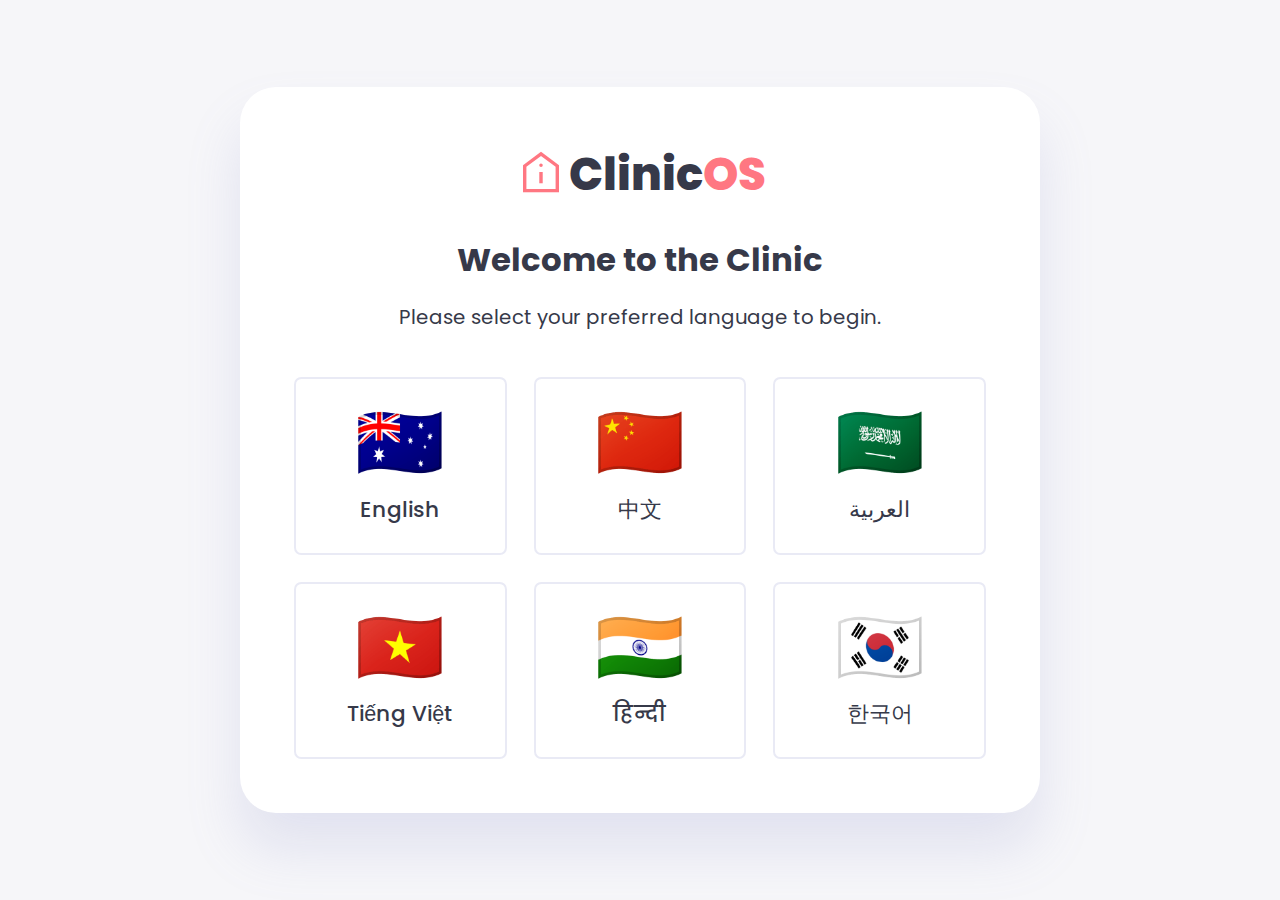
<file: patient-kiosk/index.html>
<!-- The Language Screen (start) -->
<!DOCTYPE html>
<html lang="en">
<head>
    <link href="https://fonts.googleapis.com/icon?family=Material+Symbols+Sharp" rel="stylesheet">
    <link rel="stylesheet" href="https://fonts.googleapis.com/css2?family=Material+Symbols+Outlined:opsz,wght,FILL,GRAD@20..48,100..700,0..1,-50..200&icon_names=arrow_drop_down_circle" />
    <meta charset="UTF-8">
    <meta name="viewport" content="width=device-width, initial-scale=1.0">
    <title>Welcome - ClinicOS Kiosk</title>
    <link rel="stylesheet" href="kiosk-style.css">
</head>
<body>
    <div class="kiosk-container">
        <div class="kiosk-header">
            <span class="material-symbols-sharp danger icon">help_clinic</span>
            <h1>Clinic<span class="danger">OS</span></h1>
        </div>
        <h2>Welcome to the Clinic</h2>
        <p>Please select your preferred language to begin.</p>
        
        <div class="language-grid">
            <!-- Row 1 -->
            <a href="id-check-screen.html" class="language-btn">
                <span class="flag-icon">🇦🇺</span>
                <h3>English</h3>
            </a>
            <a href="id-check-screen.html" class="language-btn">
                <span class="flag-icon">🇨🇳</span>
                <h3>中文</h3>
            </a>
            <a href="id-check-screen.html" class="language-btn">
                <span class="flag-icon">🇸🇦</span>
                <h3>العربية</h3>
            </a>
            
            <!-- Row 2 -->
            <a href="id-check-screen.html" class="language-btn">
                <span class="flag-icon">🇻🇳</span>
                <h3>Tiếng Việt</h3>
            </a>
            <a href="id-check-screen.html" class="language-btn">
                <span class="flag-icon">🇮🇳</span>
                <h3>हिन्दी</h3>
            </a>
            <a href="id-check-screen.html" class="language-btn">
                <span class="flag-icon">🇰🇷</span>
                <h3>한국어</h3>
            </a>
        </div>
    </div>
</body>
</html>
</file>
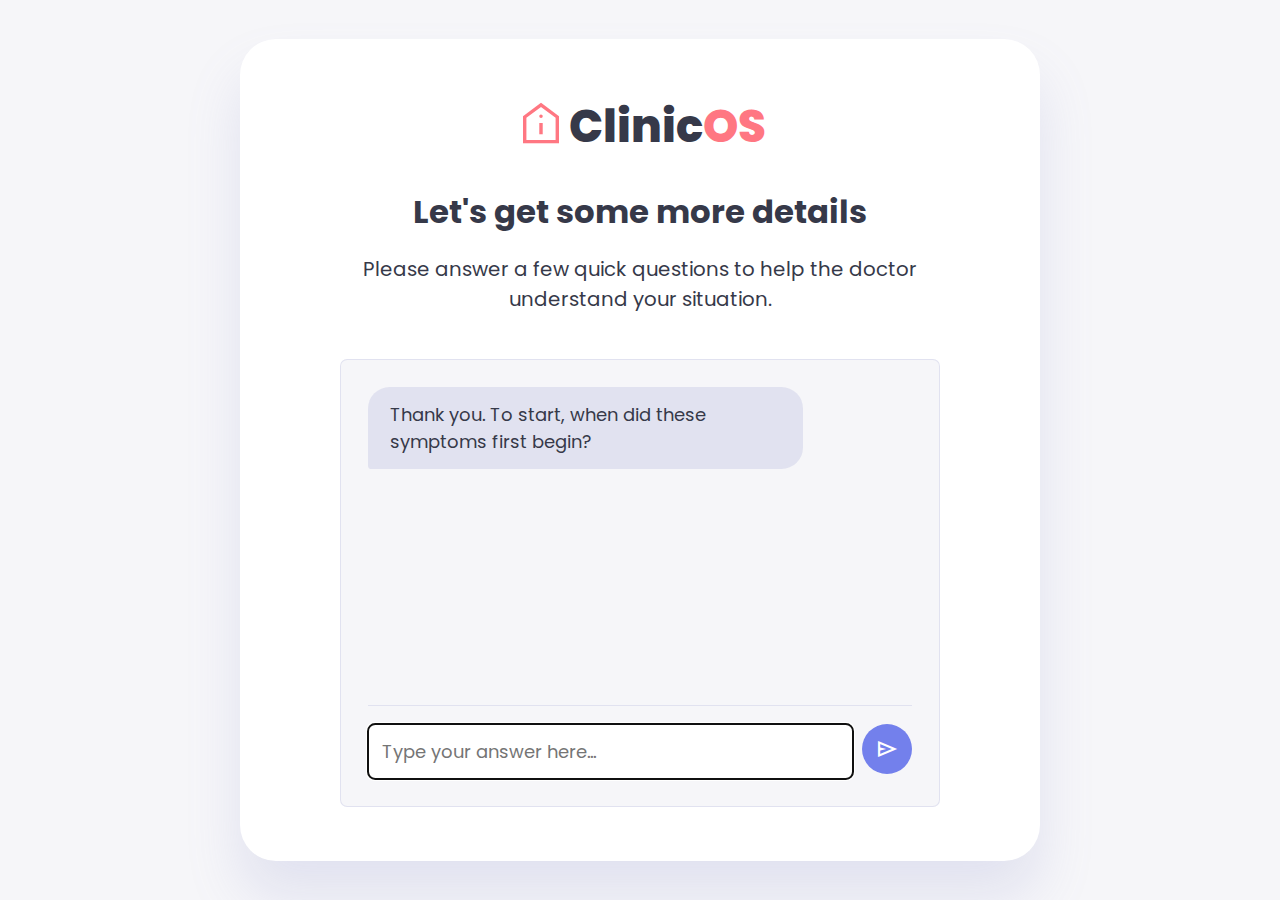
<file: patient-kiosk/chat-screen.html>
<!DOCTYPE html>
<html lang="en">
<head>
    <meta charset="UTF-8">
    <meta name="viewport" content="width=device-width, initial-scale=1.0">
    <title>Symptom Details - ClinicOS Kiosk</title>
    <link href="https://fonts.googleapis.com/icon?family=Material+Symbols+Sharp" rel="stylesheet">
    <link rel="stylesheet" href="kiosk-style.css">
    <!-- Link to the new chat-specific CSS -->
    <link rel="stylesheet" href="chat-style.css"> 
</head>
<body>
    <div class="kiosk-container">
        <div class="kiosk-header">
            <span class="material-symbols-sharp danger icon">help_clinic</span>
            <h1>Clinic<span class="danger">OS</span></h1>
        </div>
        <h2>Let's get some more details</h2>
        <p>Please answer a few quick questions to help the doctor understand your situation.</p>
        
        <!-- The Chat Interface -->
        <div class="chat-window">
            <div id="message-list" class="message-list">
                <!-- Messages will be added here by JavaScript -->
            </div>
            <div class="chat-input-area">
                <input type="text" id="chat-input" placeholder="Type your answer here..." disabled>
                <button id="send-btn" class="send-btn" disabled>
                    <span class="material-symbols-sharp">send</span>
                </button>
            </div>
        </div>

    </div>

    <!-- The JavaScript to power the conversation -->
    <script src="chat-logic.js"></script>
</body>
</html>
</file>
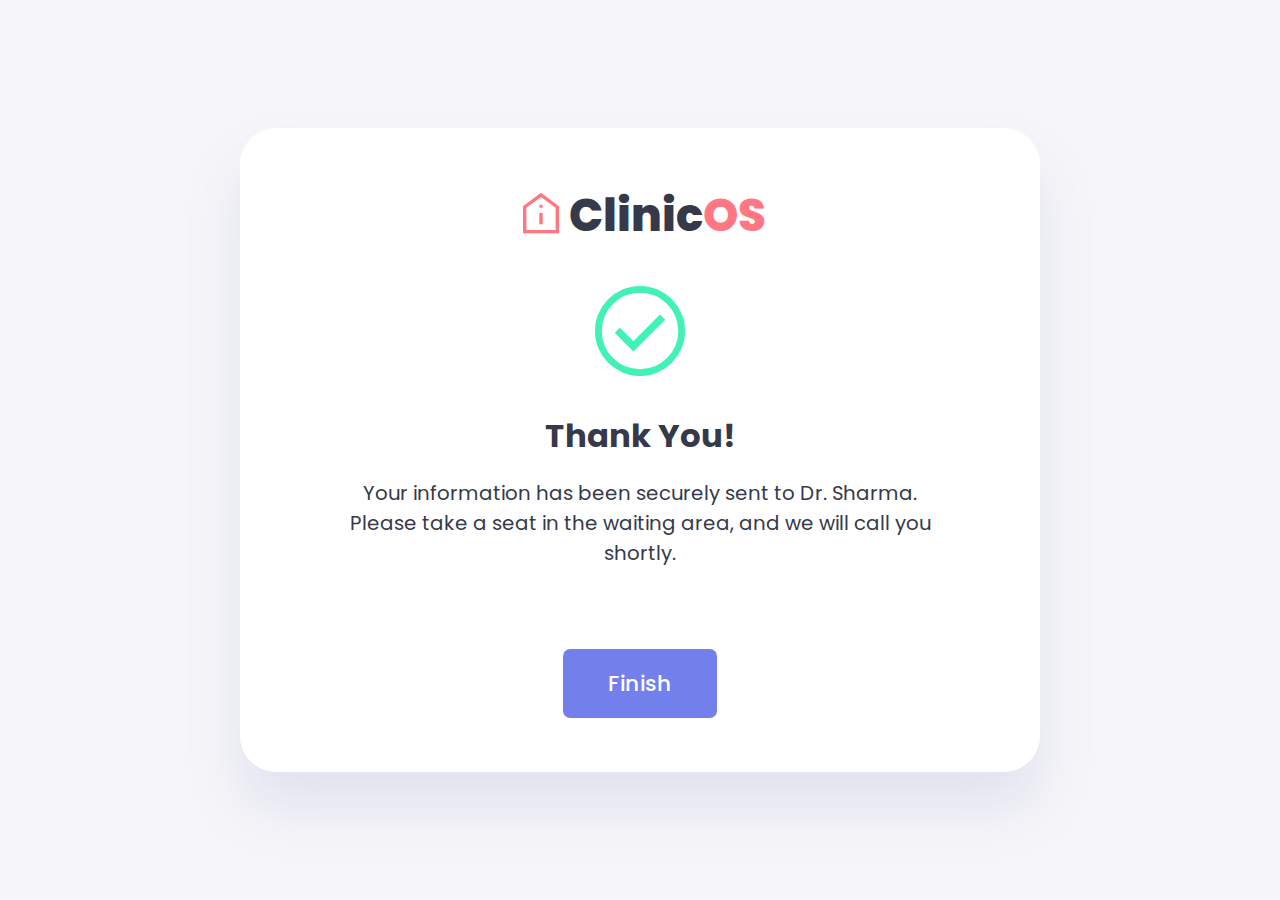
<file: patient-kiosk/confirmation-screen.html>
<!DOCTYPE html>
<html lang="en">
<head>
    <meta charset="UTF-8">
    <meta name="viewport" content="width=device-width, initial-scale=1.0">
    <title>Confirmation - ClinicOS Kiosk</title>
    <link href="https://fonts.googleapis.com/icon?family=Material+Symbols+Sharp" rel="stylesheet">
    <link rel="stylesheet" href="kiosk-style.css">
</head>
<body>
    <div class="kiosk-container">
        <div class="kiosk-header">
             <span class="material-symbols-sharp icon">help_clinic</span>
            <h1>Clinic<span class="danger">OS</span></h1>
        </div>
        
        <span class="material-symbols-sharp status-icon">check_circle</span>
        
        <h2>Thank You!</h2>
        <p>Your information has been securely sent to Dr. Sharma. Please take a seat in the waiting area, and we will call you shortly.</p>

        <a href="index.html" class="button-primary">Finish</a>
    </div>
</body>
</html>
</file>
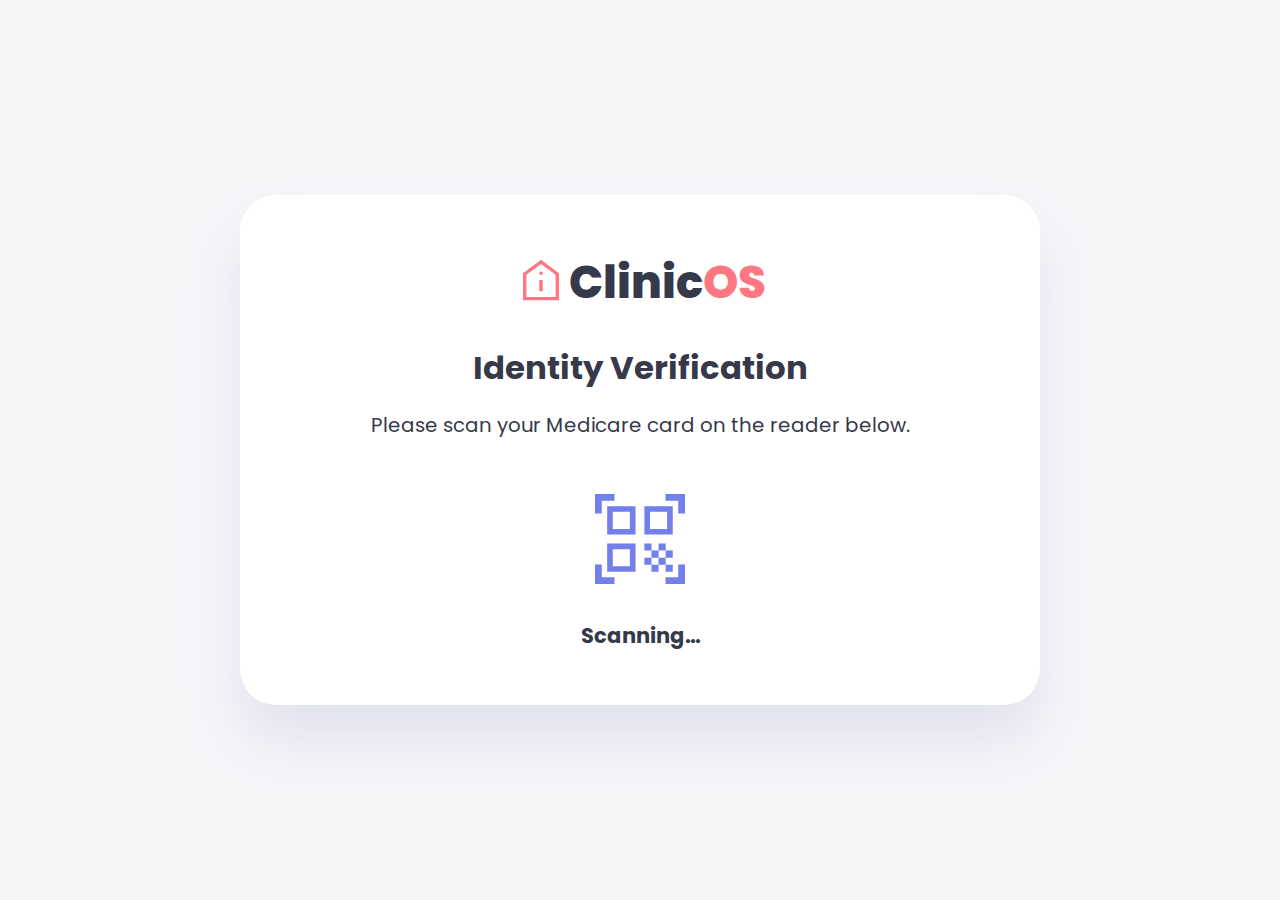
<file: patient-kiosk/id-check-screen.html>
<!DOCTYPE html>
<html lang="en">
<head>
    <meta charset="UTF-8">
    <meta name="viewport" content="width=device-width, initial-scale=1.0">
    <title>ID Check - ClinicOS Kiosk</title>
    <link href="https://fonts.googleapis.com/icon?family=Material+Symbols+Sharp" rel="stylesheet">
    <link rel="stylesheet" href="kiosk-style.css">
</head>
<body>
    <div class="kiosk-container">
        <div class="kiosk-header">
             <span class="material-symbols-sharp icon">help_clinic</span>
            <h1>Clinic<span class="danger">OS</span></h1>
        </div>
        <h2>Identity Verification</h2>
        <p>Please scan your Medicare card on the reader below.</p>
        
        <span class="material-symbols-sharp status-icon" style="color: var(--color-primary);">qr_code_scanner</span>

        <h3>Scanning...</h3>
    </div>

    <script>
        // Simulate a scan and automatically redirect after a delay
        setTimeout(() => {
            window.location.href = 'symptom-screen.html'; // Change to your next screen
        }, 3000); // 3-second delay
    </script>
</body>
</html>
</file>
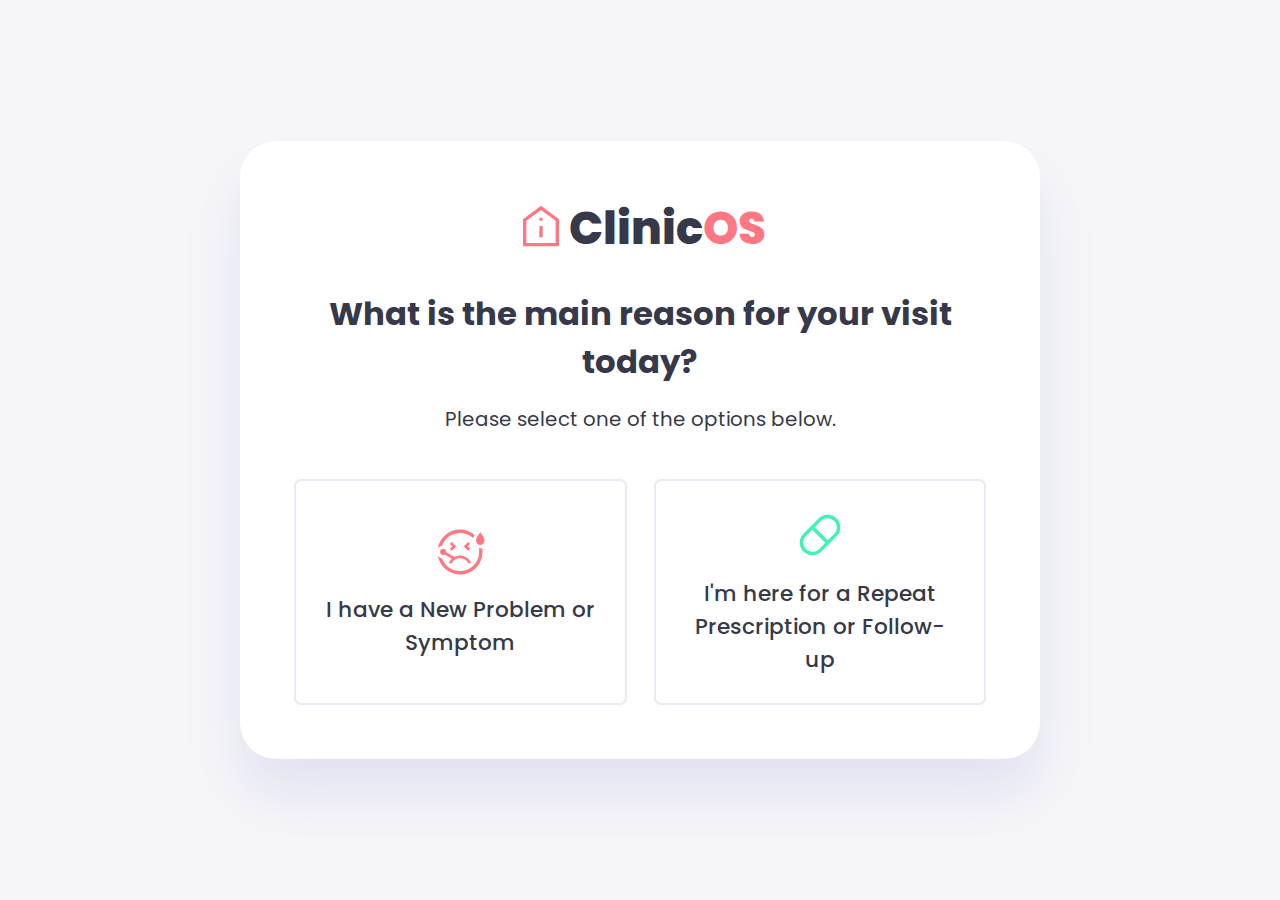
<file: patient-kiosk/intent-screen.html>
<!DOCTYPE html>
<html lang="en">
<head>
    <meta charset="UTF-8">
    <meta name="viewport" content="width=device-width, initial-scale=1.0">
    <title>Reason for Visit - ClinicOS Kiosk</title>
    <link href="https://fonts.googleapis.com/icon?family=Material+Symbols+Sharp" rel="stylesheet">
    <link rel="stylesheet" href="kiosk-style.css">
</head>
<body>
    <div class="kiosk-container">
        <div class="kiosk-header">
             <span class="material-symbols-sharp icon">help_clinic</span>
            <h1>Clinic<span class="danger">OS</span></h1>
        </div>
        <h2>What is the main reason for your visit today?</h2>
        <p>Please select one of the options below.</p>
        
        <div class="symptom-grid" style="grid-template-columns: 1fr 1fr;">
            <!-- Option 1: Consult New Problem -->
            <a href="symptom-screen.html" class="symptom-btn">
                <span class="material-symbols-sharp" style="color: var(--color-danger);">sick</span>
                <h3>I have a New Problem or Symptom</h3>
            </a>

            <!-- Option 2: Repeat Prescription -->
            <a href="repeat-script-screen.html" class="symptom-btn">
                <span class="material-symbols-sharp" style="color: var(--color-success);">pill</span>
                <h3>I'm here for a Repeat Prescription or Follow-up</h3>
            </a>
        </div>
    </div>
</body>
</html>
</file>
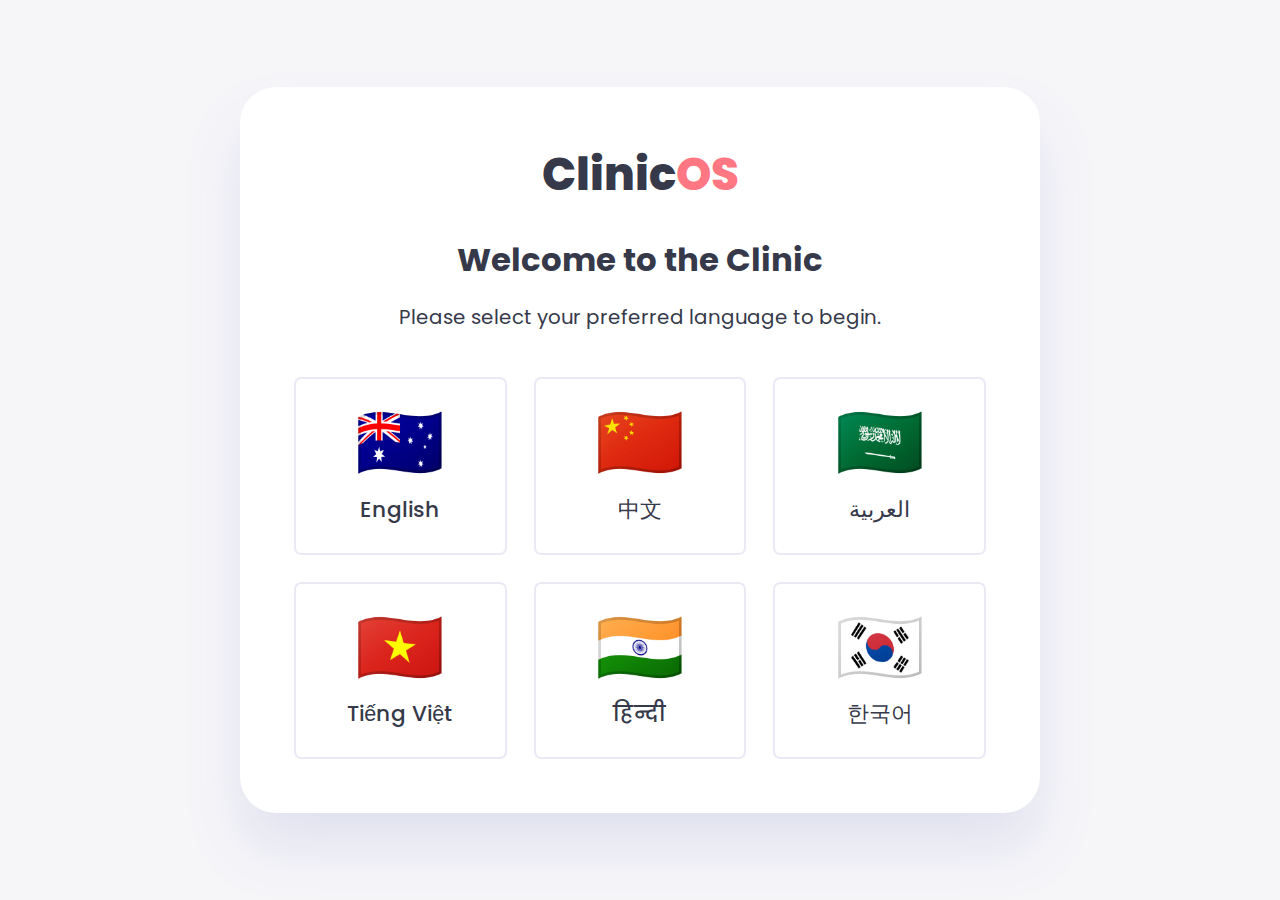
<file: patient-kiosk/language-screen.html>
<!DOCTYPE html>
<html lang="en">
<head>
    <link rel="stylesheet" href="https://fonts.googleapis.com/css2?family=Material+Symbols+Outlined:opsz,wght,FILL,GRAD@20..48,100..700,0..1,-50..200&icon_names=arrow_drop_down_circle" />
    <meta charset="UTF-8">
    <meta name="viewport" content="width=device-width, initial-scale=1.0">
    <title>Welcome - ClinicOS Kiosk</title>
    <!-- You don't need Google Icons for this page if you only use emojis -->
    <link rel="stylesheet" href="kiosk-style.css">
</head>
<body>
    <div class="kiosk-container">
        <div class="kiosk-header">
            <!-- You can use a material icon here if you want -->
            <h1>Clinic<span class="danger">OS</span></h1>
        </div>
        <h2>Welcome to the Clinic</h2>
        <p>Please select your preferred language to begin.</p>
        
        <div class="language-grid">
            <!-- Row 1 -->
            <a href="id-check-screen.html" class="language-btn">
                <span class="flag-icon">🇦🇺</span>
                <h3>English</h3>
            </a>
            <a href="id-check-screen.html" class="language-btn">
                <span class="flag-icon">🇨🇳</span>
                <h3>中文</h3>
            </a>
            <a href="id-check-screen.html" class="language-btn">
                <span class="flag-icon">🇸🇦</span>
                <h3>العربية</h3>
            </a>
            
            <!-- Row 2 -->
            <a href="id-check-screen.html" class="language-btn">
                <span class="flag-icon">🇻🇳</span>
                <h3>Tiếng Việt</h3>
            </a>
            <a href="id-check-screen.html" class="language-btn">
                <span class="flag-icon">🇮🇳</span>
                <h3>हिन्दी</h3>
            </a>
            <a href="id-check-screen.html" class="language-btn">
                <span class="flag-icon">🇰🇷</span>
                <h3>한국어</h3>
            </a>
        </div>
    </div>
</body>
</html>
</file>
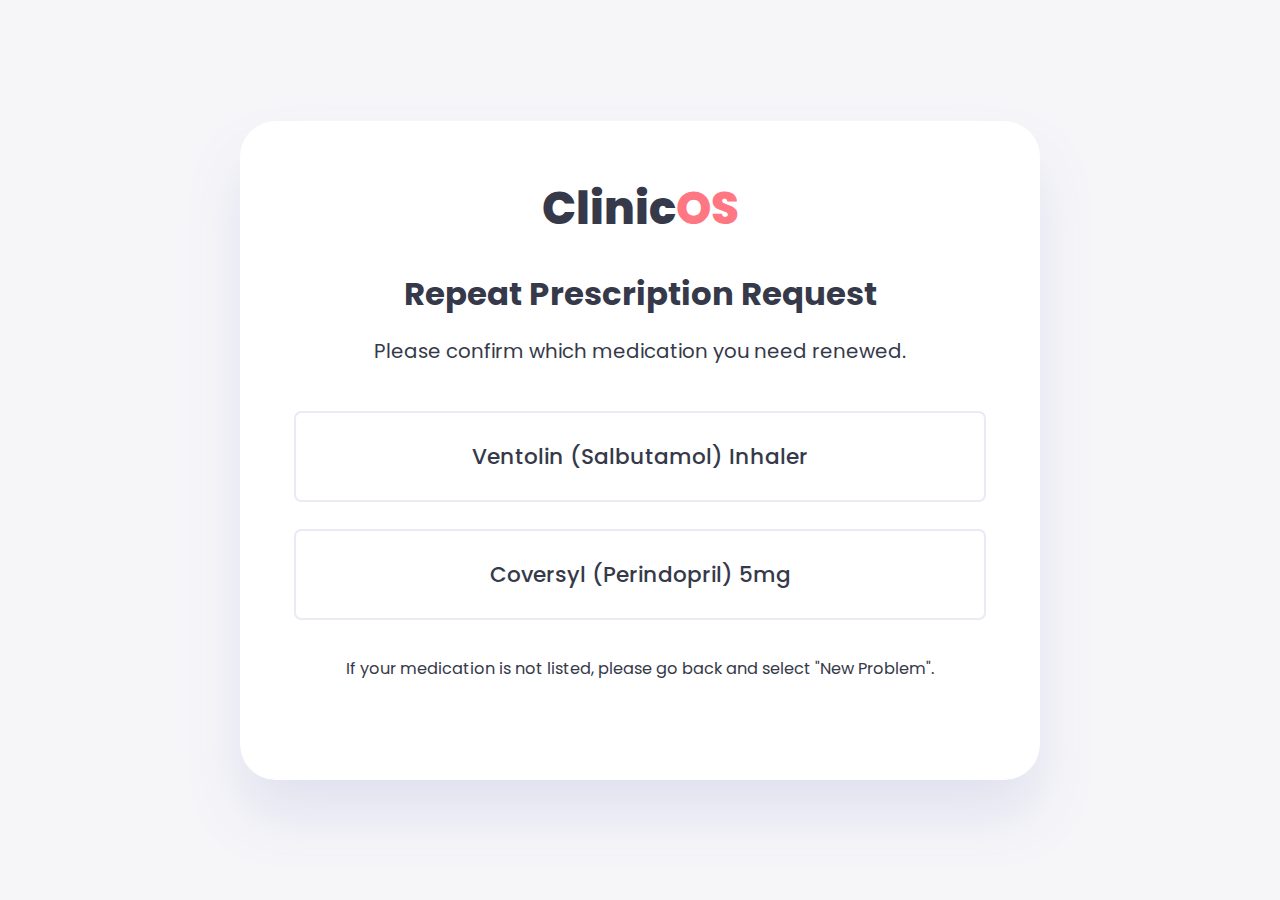
<file: patient-kiosk/repeat-script-screen.html>
<!DOCTYPE html>
<html lang="en">
<head>
    <meta charset="UTF-8">
    <meta name="viewport" content="width=device-width, initial-scale=1.0">
    <title>Repeat Prescription - ClinicOS Kiosk</title>
    <link rel="stylesheet" href="kiosk-style.css">
</head>
<body>
    <div class="kiosk-container">
        <div class="kiosk-header">
             <h1>Clinic<span class="danger">OS</span></h1>
        </div>
        <h2>Repeat Prescription Request</h2>
        <p>Please confirm which medication you need renewed.</p>
        
        <!-- In a real app, this would be populated from the patient's file -->
        <div class="symptom-grid" style="grid-template-columns: 1fr;">
             <a href="confirmation-screen.html" class="symptom-btn">
                <h3>Ventolin (Salbutamol) Inhaler</h3>
             </a>
             <a href="confirmation-screen.html" class="symptom-btn">
                <h3>Coversyl (Perindopril) 5mg</h3>
             </a>
        </div>

        <p style="margin-top: 2rem; font-size: 0.9rem;">If your medication is not listed, please go back and select "New Problem".</p>
    </div>
</body>
</html>
</file>
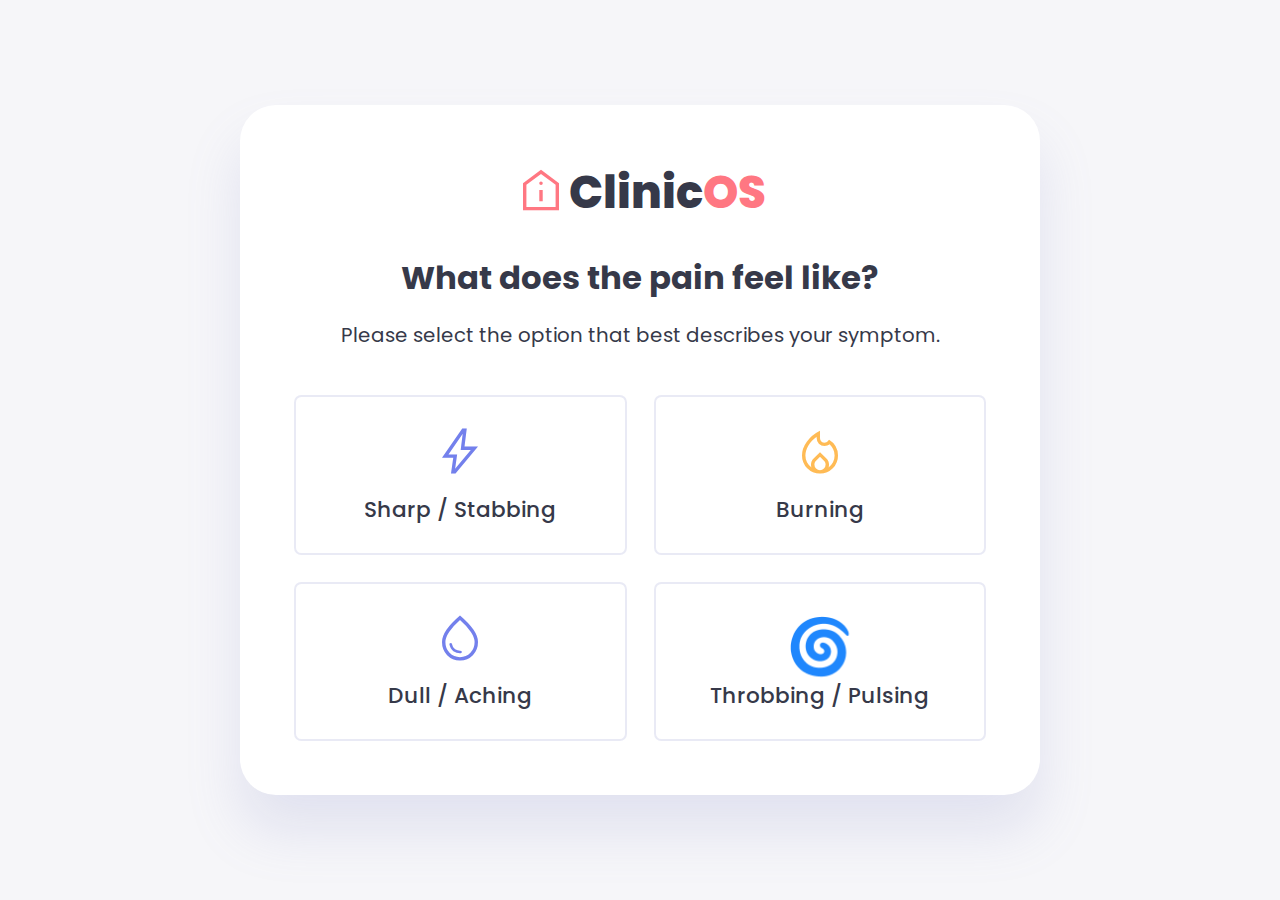
<file: patient-kiosk/symptom-screen.html>
<!DOCTYPE html>
<html lang="en">
<head>
    <meta charset="UTF-8">
    <meta name="viewport" content="width=device-width, initial-scale=1.0">
    <title>Symptom Check - ClinicOS Kiosk</title>
    <link href="https://fonts.googleapis.com/icon?family=Material+Symbols+Sharp" rel="stylesheet">
    <link rel="stylesheet" href="kiosk-style.css">
</head>
<body>
    <div class="kiosk-container">
        <div class="kiosk-header">
             <span class="material-symbols-sharp icon">help_clinic</span>
            <h1>Clinic<span class="danger">OS</span></h1>
        </div>
        <h2>What does the pain feel like?</h2>
        <p>Please select the option that best describes your symptom.</p>
        
        <div class="symptom-grid">
            <a href="chat-screen.html" class="symptom-btn">
                <span class="material-symbols-sharp">bolt</span>
                <h3>Sharp / Stabbing</h3>
            </a>
            <a href="chat-screen.html" class="symptom-btn">
                <span class="material-symbols-sharp" style="color:#ffbb55;">local_fire_department</span>
                <h3>Burning</h3>
            </a>
            <a href="chat-screen.html" class="symptom-btn">
                <span class="material-symbols-sharp">water_drop</span>
                <h3>Dull / Aching</h3>
            </a>
            <a href="chat-screen.html" class="symptom-btn">
                <span class="material-symbols-sharp" style="font-size: 3rem;">🌀</span>
                <h3>Throbbing / Pulsing</h3>
            </a>
        </div>
    </div>
</body>
</html>
</file>
<file: patient-kiosk/kiosk-style.css>
@import url('https://fonts.googleapis.com/css2?family=Poppins:wght@400;500;700;800&display=swap');

:root {
    --color-primary: #7380ec;
    --color-danger: #ff7782;
    --color-success: #41f1b6;
    --color-white: #fff;
    --color-info-dark: #7d8da1;
    --color-dark: #363949;
    --color-light: rgba(132, 139, 200, 0.18);
    --color-background: #f6f6f9;

    --card-border-radius: 2rem;
    --border-radius-1: 0.4rem;
}

* {
    margin: 0;
    padding: 0;
    box-sizing: border-box;
}

html {
    font-size: 18px;
}

body {
    font-family: 'Poppins', sans-serif;
    background: var(--color-background);
    color: var(--color-dark);
    display: flex;
    justify-content: center;
    align-items: center;
    min-height: 100vh;
    text-align: center;
}

.kiosk-container {
    width: 90%;
    max-width: 800px;
    background: var(--color-white);
    padding: 3rem;
    border-radius: var(--card-border-radius);
    box-shadow: 0 2rem 3rem var(--color-light);
}

.kiosk-header {
    display: flex;
    justify-content: center;
    align-items: center;
    gap: 0.1rem;
    margin-bottom: 1.5rem;
}

.kiosk-header .icon {
    font-size: 3rem;
    color: var(--color-danger);
    padding-bottom: 7px;
}

.kiosk-header h1 {
    font-size: 2.5rem;
    font-weight: 800;
}

.kiosk-header h1 .danger {
    color: var(--color-danger);
}

.kiosk-container h2 {
    font-size: 1.8rem;
    font-weight: 700;
    margin-bottom: 1rem;
}

.kiosk-container p {
    font-size: 1.1rem;
    color: var(--color-dark-variant);
    margin-bottom: 2.5rem;
    max-width: 600px;
    margin-left: auto;
    margin-right: auto;
}

.language-grid, .symptom-grid {
    display: grid;
    grid-template-columns: repeat(3, 1fr);
    gap: 1.5rem;
}

.symptom-grid {
    grid-template-columns: repeat(2, 1fr);
}

.language-btn, .symptom-btn {
    display: flex;
    flex-direction: column;
    align-items: center;
    justify-content: center;
    gap: 0.8rem;
    padding: 1.5rem;
    border: 2px solid var(--color-light);
    border-radius: var(--border-radius-1);
    cursor: pointer;
    transition: all 300ms ease;
    text-decoration: none;
    color: var(--color-dark);
}

.language-btn .flag-icon {
    font-size: 4rem;
    line-height: 1;
}


.language-btn:hover, .symptom-btn:hover {
    background: var(--color-light);
    border-color: var(--color-primary);
}

.language-btn span, .symptom-btn span {
    font-size: 3rem;
    color: var(--color-primary);
}

.language-btn h3, .symptom-btn h3 {
    font-size: 1.2rem;
    font-weight: 500;
}

/* For ID Check and Confirmation Screens */
.status-icon {
    font-size: 6rem;
    color: var(--color-success);
    margin-bottom: 1.5rem;
    animation: pulse 2s infinite;
}

@keyframes pulse {
    0% { transform: scale(1); }
    50% { transform: scale(1.05); }
    100% { transform: scale(1); }
}

.button-primary {
    display: inline-block;
    background: var(--color-primary);
    color: var(--color-white);
    padding: 1rem 2.5rem;
    border-radius: var(--border-radius-1);
    font-size: 1.2rem;
    font-weight: 500;
    text-decoration: none;
    margin-top: 2rem;
    transition: all 300ms ease;
}

.button-primary:hover {
    opacity: 0.85;
}
</file>
<file: patient-kiosk/chat-style.css>
/* chat-style.css */

.chat-window {
    background: var(--color-background);
    border-radius: var(--border-radius-1);
    padding: 1.5rem;
    max-width: 600px;
    margin: 0 auto;
    border: 1px solid var(--color-light);
}

.message-list {
    height: 300px; /* Fixed height for the message area */
    overflow-y: auto; /* Allow scrolling */
    display: flex;
    flex-direction: column;
    gap: 1rem;
    margin-bottom: 1rem;
}

.message {
    padding: 0.8rem 1.2rem;
    border-radius: 1.2rem;
    max-width: 80%;
    line-height: 1.5;
}

.message.ai-message {
    background: var(--color-light);
    color: var(--color-dark);
    border-bottom-left-radius: 0.2rem;
    align-self: flex-start; /* Align to the left */
    text-align: left;
}

.message.user-message {
    background: var(--color-primary);
    color: var(--color-white);
    border-bottom-right-radius: 0.2rem;
    align-self: flex-end; /* Align to the right */
    text-align: left;
}

.chat-input-area {
    display: flex;
    gap: 0.5rem;
    border-top: 1px solid var(--color-light);
    padding-top: 1rem;
}

#chat-input {
    flex-grow: 1;
    padding: 0.8rem;
    border-radius: var(--border-radius-1);
    border: 1px solid var(--color-info-light);
    font-family: 'Poppins', sans-serif;
    font-size: 1rem;
}

#chat-input:disabled {
    background-color: #f0f0f0;
}

.send-btn {
    background: var(--color-primary);
    color: var(--color-white);
    border: none;
    border-radius: 50%;
    width: 50px;
    height: 50px;
    display: flex;
    justify-content: center;
    align-items: center;
    cursor: pointer;
    transition: all 300ms ease;
}

.send-btn:disabled {
    background: var(--color-light);
    cursor: not-allowed;
}
</file>
